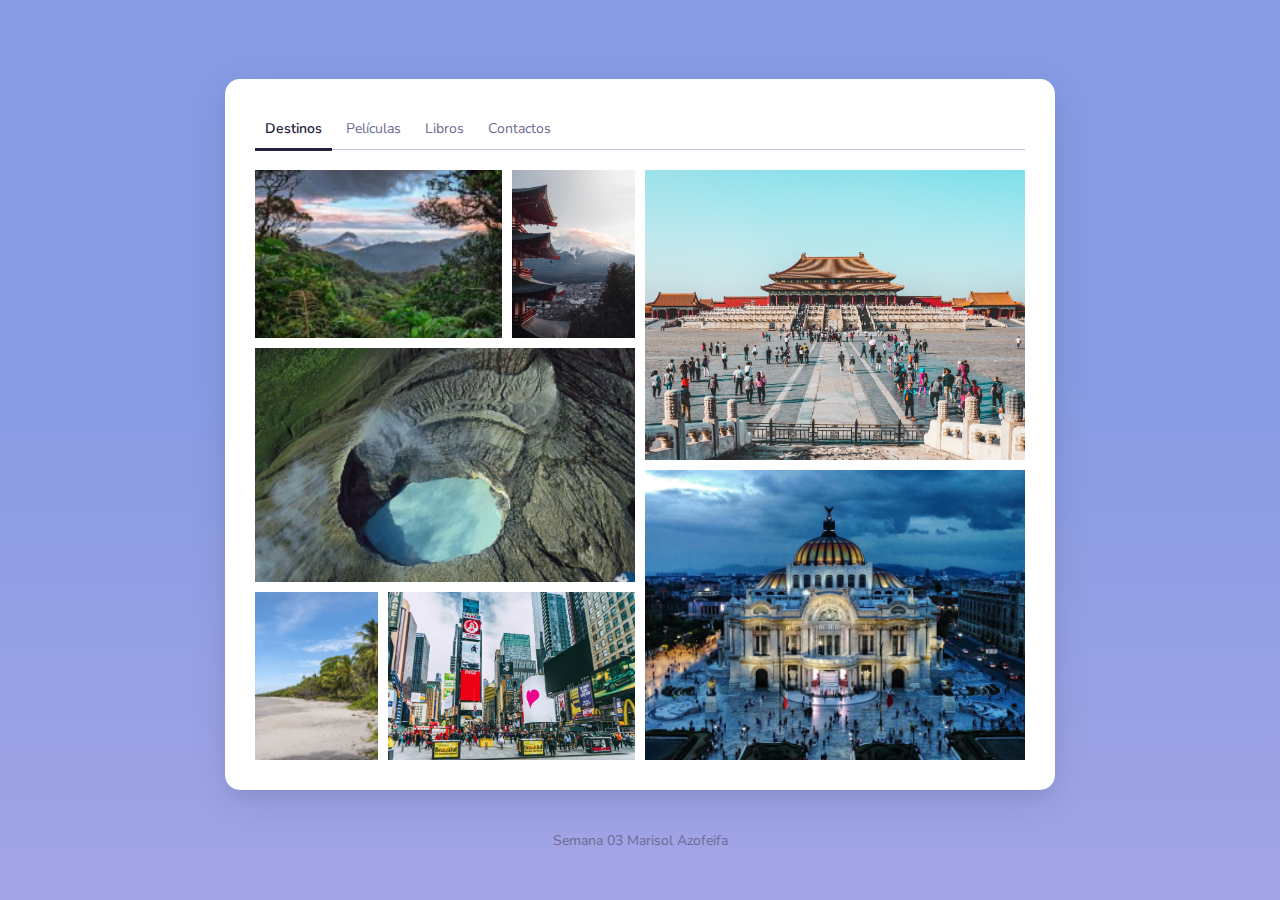
<file: index.html>
<!DOCTYPE html>
<html lang="en">
<head>
    <meta charset="UTF-8">
    <meta http-equiv="X-UA-Compatible" content="IE=edge">
    <meta name="viewport" content="width=device-width, initial-scale=1.0">
    <link rel="preconnect" href="https://fonts.googleapis.com">
    <link rel="preconnect" href="https://fonts.gstatic.com" crossorigin>
    <link href="https://fonts.googleapis.com/css2?family=Nunito+Sans&family=Nunito:wght@400;600&display=swap" rel="stylesheet">
    <link rel="stylesheet" href="./style/reset.css">
    <link rel="stylesheet" href="./style/style.css">
    <title>Destinos</title>
</head>
<body>
    <main class="gallery-container">
        <nav class="nav-line">
            <a class="selected" href="./index.html">Destinos</a>
            <a href="./peliculas.html">Películas</a>
            <a href="./libros.html">Libros</a>
            <a href="./contactos.html">Contactos</a>
        </nav>
        <section class="gallery">
            <div class="grid-3">
                <div class="grid-row grid-2-1 wh-100">
                    <div class="wh-100 "><img src="./img/Lugar-01.png" alt="Lugar 06"></div>
                    <div class="wh-100"><img src="./img/Lugar-02.jpg" alt="Lugar 07"></div>
                </div>
                <div class="wh-100 flex-grow-2">
                    <div class="wh-100"><img src="./img/Lugar-03.png" alt="Lugar 06"></div>
                </div>
                <div class="grid-row grid-1-2 wh-100">
                    <div class="wh-100"><img src="./img/Lugar-05.png" alt="Lugar 06"></div>
                    <div class="wh-100"><img src="./img/Lugar-04.jpg" alt="Lugar 07"></div>
                </div>

            </div>
            <div class="grid-column">
                <div class="wh-100"><img src="./img/Lugar-06.jpg" alt="Lugar 06"></div>
                <div class="wh-100"><img src="./img/Lugar-07.png" alt="Lugar 07"></div>
            </div>

        </section>
    </main>
    <footer>
        <p class="info">Semana 03 Marisol Azofeifa</p>
    </footer>
    
    
</body>
</html>
</file>
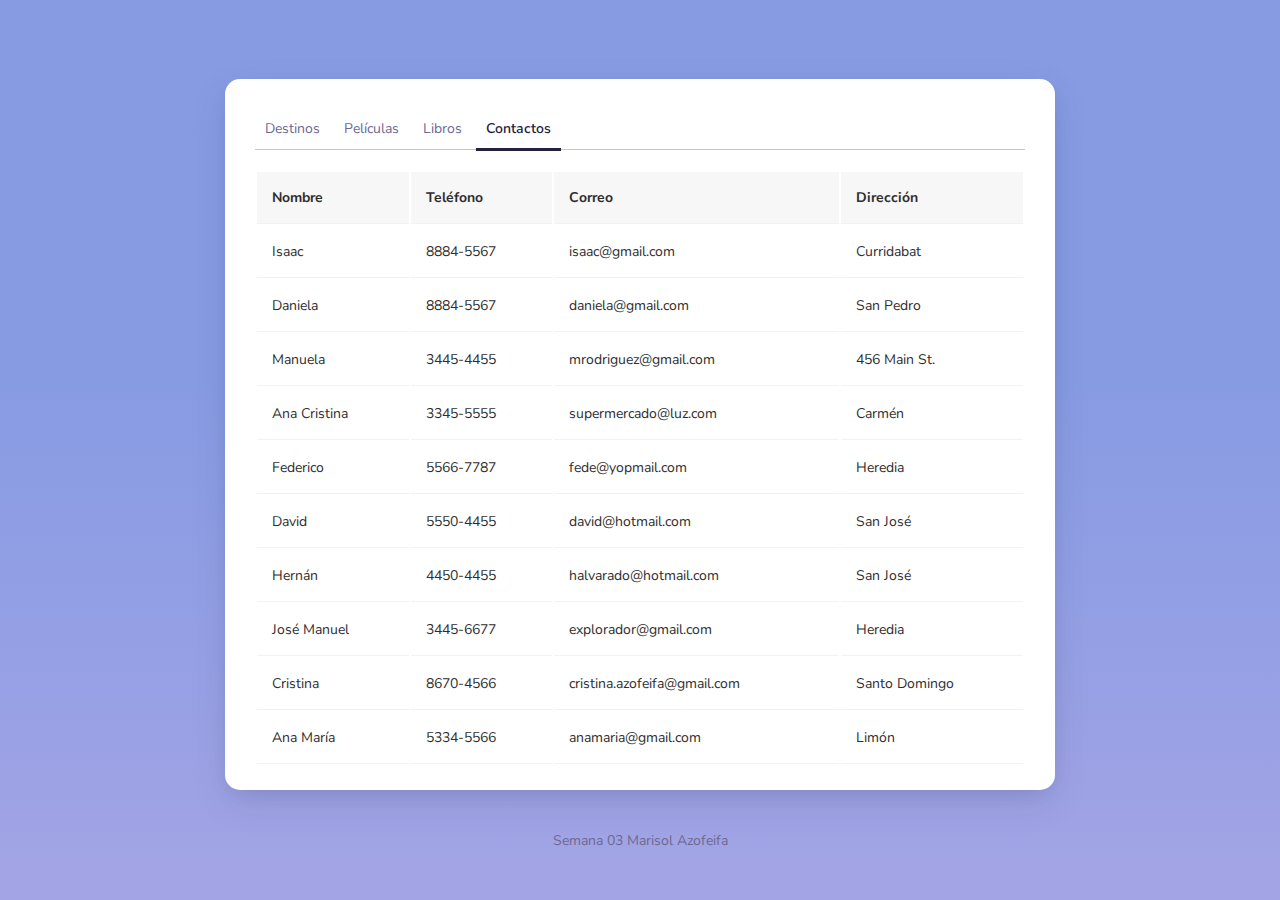
<file: contactos.html>
<!DOCTYPE html>
<html lang="en">
<head>
    <meta charset="UTF-8">
    <meta http-equiv="X-UA-Compatible" content="IE=edge">
    <meta name="viewport" content="width=device-width, initial-scale=1.0">
    <link rel="preconnect" href="https://fonts.googleapis.com">
    <link rel="preconnect" href="https://fonts.gstatic.com" crossorigin>
    <link href="https://fonts.googleapis.com/css2?family=Nunito+Sans&family=Nunito:wght@400;600&display=swap" rel="stylesheet">
    <link rel="stylesheet" href="./style/reset.css">
    <link rel="stylesheet" href="./style/style.css">
    <title>Destinos</title>
</head>
<body>
    <main class="gallery-container">
        <nav class="nav-line">
            <a href="./index.html">Destinos</a>
            <a href="./peliculas.html">Películas</a>
            <a href="./libros.html">Libros</a>
            <a class="selected" href="./contactos.html">Contactos</a>
        </nav>
        <section class="contacts">
            <table class="w-100">
                <thead>
                  <tr class="titles">
                    <th>Nombre</th>
                    <th>Teléfono</th>
                    <th>Correo</th>
                    <th>Dirección</th>
                  </tr>
                </thead>
                <tbody>
                  <tr class="row">
                    <td>Isaac</td>
                    <td>8884-5567</td>
                    <td>isaac@gmail.com</td>
                    <td>Curridabat</td>
                  </tr>
                  <tr class="row">
                    <td>Daniela</td>
                    <td>8884-5567</td>
                    <td>daniela@gmail.com</td>
                    <td>San Pedro</td>
                  </tr>
                  <tr class="row">
                    <td>Manuela</td>
                    <td>3445-4455</td>
                    <td>mrodriguez@gmail.com</td>
                    <td>456 Main St.</td>
                  </tr>
                  <tr class="row">
                    <td>Ana Cristina</td>
                    <td>3345-5555</td>
                    <td>supermercado@luz.com</td>
                    <td>Carmén</td>
                  </tr>   <tr class="row">
                    <td>Federico</td>
                    <td>5566-7787</td>
                    <td>fede@yopmail.com</td>
                    <td>Heredia</td>
                  </tr>
                  <tr class="row">
                    <td>David</td>
                    <td>5550-4455</td>
                    <td>david@hotmail.com</td>
                    <td>San José</td>
                  </tr>
                  <tr class="row">
                    <td>Hernán</td>
                    <td>4450-4455</td>
                    <td>halvarado@hotmail.com</td>
                    <td>San José</td>
                  </tr>
                  <tr class="row">
                    <td>José Manuel</td>
                    <td>3445-6677</td>
                    <td>explorador@gmail.com</td>
                    <td>Heredia</td>
                  </tr>
                  <tr class="row">
                    <td>Cristina</td>
                    <td>8670-4566</td>
                    <td>cristina.azofeifa@gmail.com</td>
                    <td>Santo Domingo</td>
                  </tr>
                  <tr class="row">
                    <td>Ana María</td>
                    <td>5334-5566</td>
                    <td>anamaria@gmail.com</td>
                    <td>Limón</td>
                  </tr>
                </tbody>
              </table>
            
        </section>
    </main>
    <footer>
        <p class="info">Semana 03 Marisol Azofeifa</p>
    </footer>
    
    
</body>
</html>
</file>
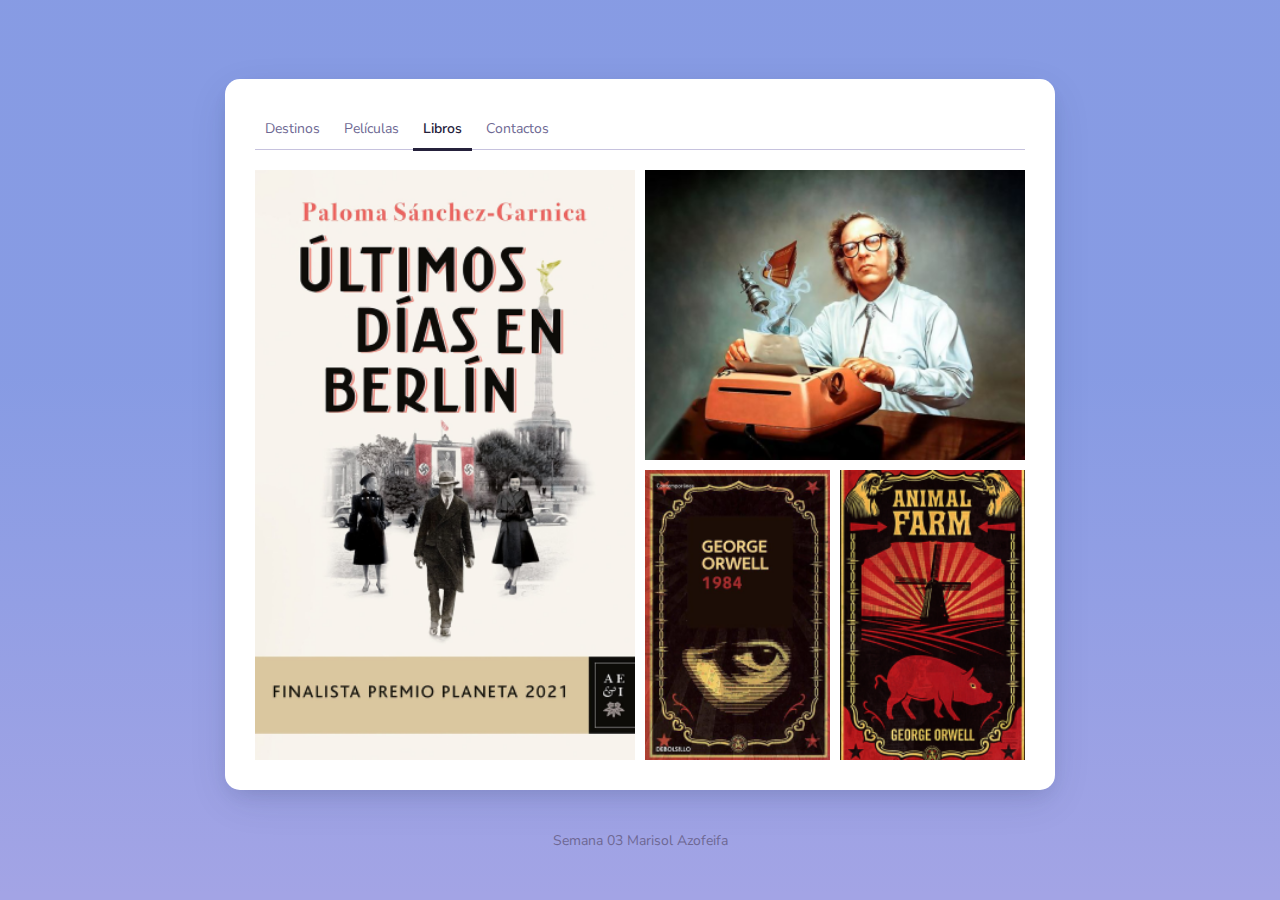
<file: libros.html>
<!DOCTYPE html>
<html lang="en">
<head>
    <meta charset="UTF-8">
    <meta http-equiv="X-UA-Compatible" content="IE=edge">
    <meta name="viewport" content="width=device-width, initial-scale=1.0">
    <link rel="preconnect" href="https://fonts.googleapis.com">
    <link rel="preconnect" href="https://fonts.gstatic.com" crossorigin>
    <link href="https://fonts.googleapis.com/css2?family=Nunito+Sans&family=Nunito:wght@400;600&display=swap" rel="stylesheet">
    <link rel="stylesheet" href="./style/reset.css">
    <link rel="stylesheet" href="./style/style.css">
    <title>Destinos</title>
</head>
<body>
    <main class="gallery-container">
        <nav class="nav-line">
            <a href="./index.html">Destinos</a>
            <a href="./peliculas.html">Películas</a>
            <a class="selected" href="./libros.html">Libros</a>
            <a href="./contactos.html">Contactos</a>
        </nav>
        <section class="gallery">
            <div class="wh-100">
                <div class="wh-100"><a target="_blank" href="https://www.goodreads.com/book/show/59430811-ltimos-d-as-en-berl-n?ref=nav_sb_ss_1_19"><img src="./img/libro-1.png" alt="Lugar 06"></a></div>
            </div>
            <div class="grid-2">
                <div class="wh-100"><a target="_blank" href="https://www.goodreads.com/book/show/41804.I_Robot"><img src="./img/libro-2.png" alt="Lugar 07"></a></div>
                <div class="grid-row grid-1-1 wh-100">
                    <div class="wh-100"><a target="_blank" href="https://www.goodreads.com/book/show/61439040-1984?ref=nav_sb_ss_3_4"><img src="./img/libro-3.png" alt="Lugar 06"></a></div>
                    <div class="wh-100"><a target="_blank" href="https://www.goodreads.com/book/show/147483.Rebeli_n_en_la_granja?ref=nav_sb_ss_1_21"><img src="./img/libro-4.png" alt="Lugar 07"></a></div>
                </div>
            </div>

        </section>
    </main>
    <footer>
        <p class="info">Semana 03 Marisol Azofeifa</p>
    </footer>
    
    
</body>
</html>
</file>
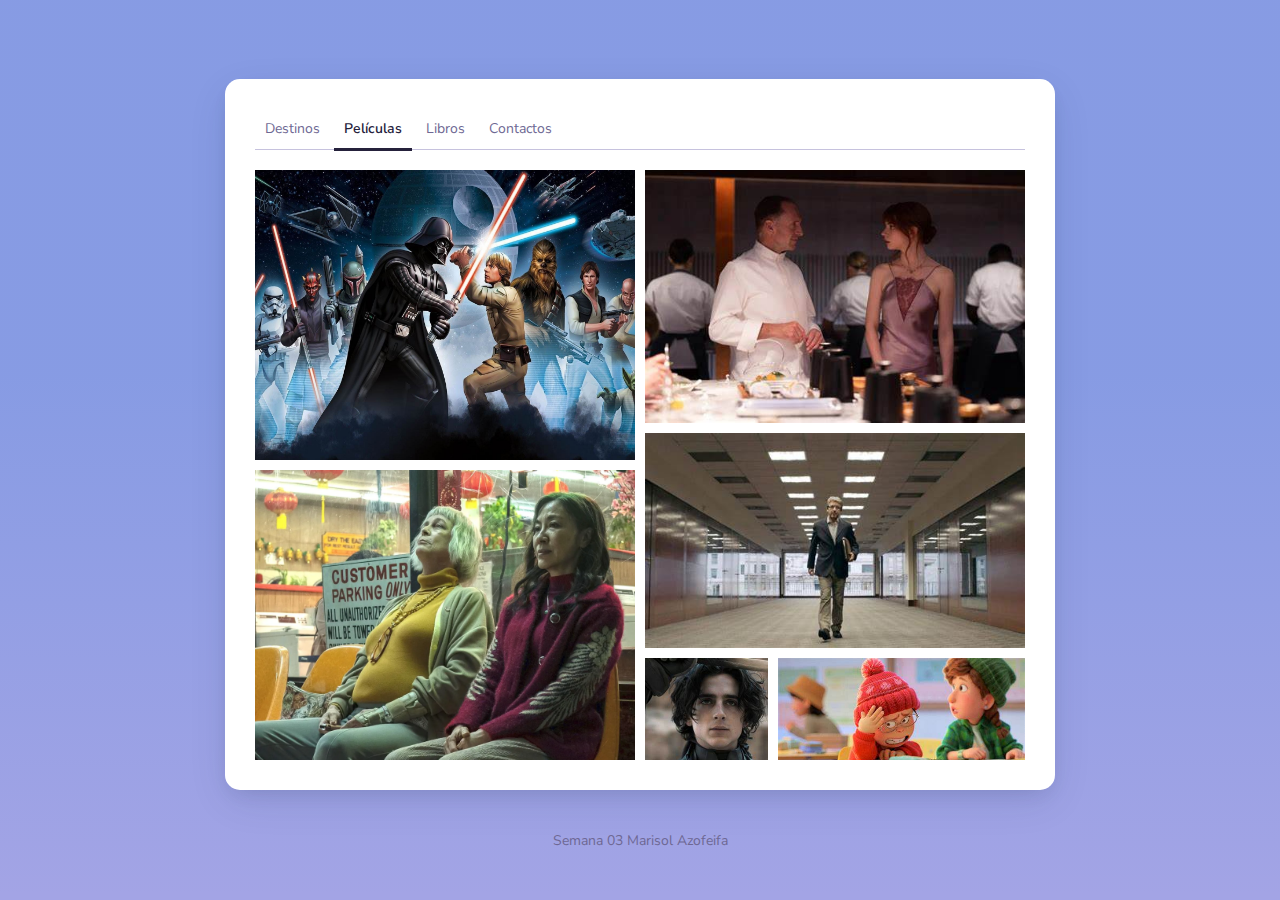
<file: peliculas.html>
<!DOCTYPE html>
<html lang="en">
<head>
    <meta charset="UTF-8">
    <meta http-equiv="X-UA-Compatible" content="IE=edge">
    <meta name="viewport" content="width=device-width, initial-scale=1.0">
    <link rel="preconnect" href="https://fonts.googleapis.com">
    <link rel="preconnect" href="https://fonts.gstatic.com" crossorigin>
    <link href="https://fonts.googleapis.com/css2?family=Nunito+Sans&family=Nunito:wght@400;600&display=swap" rel="stylesheet">
    <link rel="stylesheet" href="./style/reset.css">
    <link rel="stylesheet" href="./style/style.css">
    <title>Destinos</title>
</head>
<body>
    <main class="gallery-container">
        <nav class="nav-line">
            <a href="./index.html">Destinos</a>
            <a class="selected" href="./peliculas.html">Películas</a>
            <a href="./libros.html">Libros</a>
            <a href="./contactos.html">Contactos</a>
        </nav>
        <section class="gallery">
            <div class="grid-column">
                <div class="wh-100"><a href="https://www.imdb.com/title/tt0086190/" target="_blank"><img src="./img/peli-1.png" alt="Lugar 06"></a></div>
                <div class="wh-100"><a href="https://www.imdb.com/title/tt6710474/?ref_=nv_sr_srsg_2" target="_blank"><img src="./img/peli-2.png" alt="Lugar 07"></a></div>
            </div>
            <div class="grid-3">
                <div class="wh-100 flex-grow-2">
                    <div class="wh-100"><a href="https://www.imdb.com/title/tt9764362/?ref_=nv_sr_srsg_0" target="_blank"><img src="./img/peli-3.png" alt="Lugar 06"></a></div>
                </div>
                <div class="wh-100 flex-grow-2">
                    <div class="wh-100"><a href="https://www.imdb.com/title/tt3011894/?ref_=nv_sr_srsg_0" target="_blank"><img src="./img/peli-4.png" alt="Lugar 06"></a></div>
                </div>
                <div class="grid-row grid-1-2 wh-100">
                    <div class="wh-100"><a href="https://www.imdb.com/title/tt1160419/?ref_=fn_al_tt_1" target="_blank"><img src="./img/peli-5.png" alt="Lugar 06"></a></div>
                    <div class="wh-100"><a href="https://www.imdb.com/title/tt8097030/?ref_=nv_sr_srsg_2" target="_blank"><img src="./img/peli-6.png" alt="Lugar 07"></a></div>
                </div>

            </div>

        </section>
    </main>
    <footer>
        <p class="info">Semana 03 Marisol Azofeifa</p>
    </footer>
    
    
</body>
</html>
</file>
<file: style/style.css>
:root {
    --color-background : linear-gradient(180deg, rgba(23, 120, 221, 0.2) 41.92%, rgba(0, 0, 0, 0) 100%), #A3A4E5;
    --color-white: #FFFF;
    --color-accent:     #C6C2DE;
    --color-text-primary :  #25213B;
    --color-text-secondary :#6E6893;

}

html {
    font-size: 62.5%;
    box-sizing: border-box;
}

body {
    font-family: 'Nunito Sans', sans-serif;
    font-weight: 400;
    color: var(--color-text-primary);
    background: var(--color-background);
    font-size: 1.4rem;
    line-height: 1.5;
    display: flex;
    flex-direction: column;
    justify-content: center;
    align-items: center;
}

.font-Nutino-600{
    font-family: 'Nunito', sans-serif;
    font-weight: 600;
}
.font-Nutino-400{
    font-family: 'Nunito', sans-serif;
    font-weight: 400;
}

.flex{
    display: flex;
}

.justify-content{
    justify-content: space-between;
}

.headline-01{
    font-size: 2.4rem;
}

.gallery-container{
    margin-top: 3rem;
    background-color: var(--color-white);
    padding: 3rem 3rem;
    box-shadow: 0px 8px 18px -6px rgba(24, 39, 75, 0.12), 0px 12px 42px -4px rgba(24, 39, 75, 0.12);
    border-radius: 1.5rem;
}

.info{
    color: var(--color-text-secondary);
    margin-top: 4rem;
}

.gallery{
    margin-top: 2rem;
    display: grid;
    grid-template-columns: 1fr 1fr;
    gap: 1rem;
    width: 77rem;
    height: 59rem;
}

.contacts{
    margin-top: 2rem;
    width: 77rem;
    height: 59rem;
}


.gallery img {
    height: 100%;
    width: 100%;
    object-fit: cover;
}

.grid-column{
    display: flex;
    justify-content: stretch;
    flex-direction: column;
    gap: 1rem;
}

.grid-row{
    display: grid;
    gap: 1rem;
}
.grid-2-1{
    grid-template-columns: 2fr 1fr;
}
.grid-1-2{
    grid-template-columns: 1fr 2fr;
}
.grid-1-1{
    grid-template-columns: 1fr 1fr;
}

.wh-100{
    width: 100%;
    height: 100%;
}

.flex-grow-2{
   flex-grow: 2
}

.grid-3{
    display: grid;
    grid-template-rows: 1fr 2fr 1fr;
    overflow: hidden;
    gap: 1rem;
}
.grid-2{
    display: grid;
    grid-template-rows: 1fr 1fr;
    overflow: hidden;
    gap: 1rem;
}
.nav-line{
    width: 100%;
    border-bottom: 0.1rem solid var(--color-accent)
}

.nav-line a{
    color: var(--color-text-secondary);
    font-weight: 400;
    text-decoration: none;
    padding: 1rem;
    line-height: 4rem;
}
.nav-line a:hover{
    color: var(--color-text-primary);
}
.selected{
    color: var(--color-text-primary) !important;
    font-weight: 600 !important;
    border-bottom: 0.3rem solid var(--color-text-primary)
}

.overlay{
    visibility: hidden;
    position: absolute;
}

.w-100{
    width: 100%;
}

.titles th{
    background-color: #F7F7F7;
    color: #2E2E2E;
    border-bottom: 1px solid #F2F2F2;
    text-align: left;
    padding: 1.5rem;
}

.row td{
    color: #2E2E2E;
    border-bottom: 1px solid #F2F2F2;
    text-align: left;
    padding: 1.5rem;
}

.row:hover{
    background-color: #e4e4e4;
}
</file>
